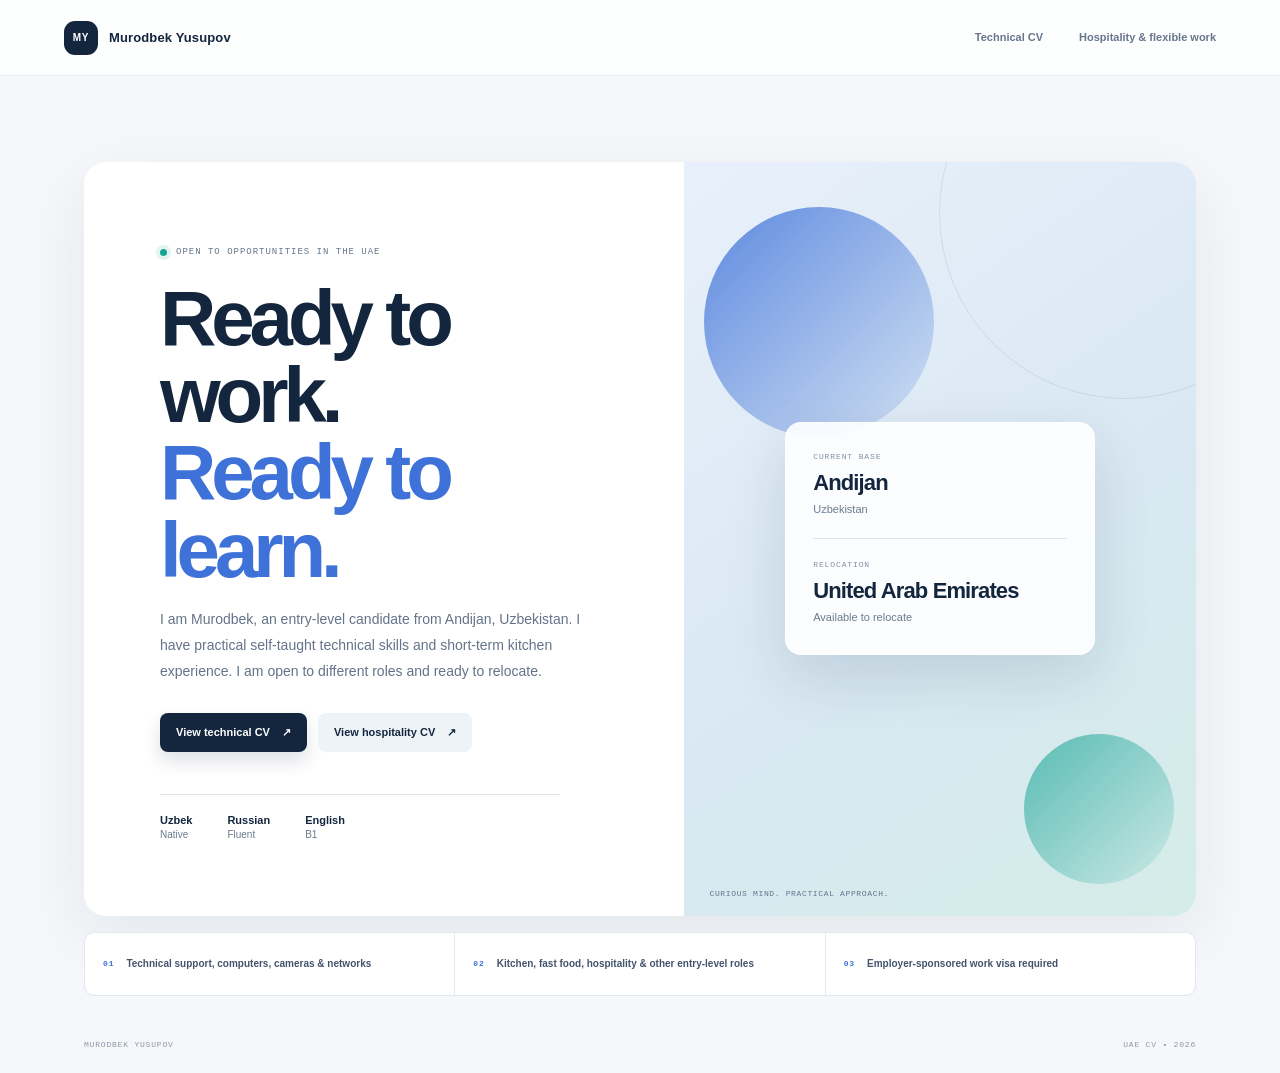
<file: index.html>
<!doctype html>
<html lang="en">
<head>
  <meta charset="utf-8">
  <meta name="viewport" content="width=device-width, initial-scale=1">
  <meta name="description" content="Murodbek Yusupov - UAE job candidate. Technical and hospitality CVs.">
  <title>Murodbek Yusupov | UAE CV</title>
  <link rel="stylesheet" href="styles.css">
</head>
<body>
<header class="topbar">
  <a class="brand" href="index.html"><span class="brand-mark">MY</span><span>Murodbek Yusupov</span></a>
  <nav aria-label="Main navigation">
    <a href="technical.html">Technical CV</a>
    <a href="hospitality.html">Hospitality &amp; flexible work</a>
  </nav>
</header>
<main class="hero-wrap">
  <section class="hero">
    <div class="hero-copy">
      <p class="eyebrow"><span class="dot"></span> OPEN TO OPPORTUNITIES IN THE UAE</p>
      <h1>Ready to work.<br><em>Ready to learn.</em></h1>
      <p class="intro">I am Murodbek, an entry-level candidate from Andijan, Uzbekistan. I have practical self-taught technical skills and short-term kitchen experience. I am open to different roles and ready to relocate.</p>
      <div class="hero-actions">
        <a class="button button-primary" href="technical.html">View technical CV <span aria-hidden="true">↗</span></a>
        <a class="button button-secondary" href="hospitality.html">View hospitality CV <span aria-hidden="true">↗</span></a>
      </div>
      <div class="quick-facts">
        <div><strong>Uzbek</strong><span>Native</span></div>
        <div><strong>Russian</strong><span>Fluent</span></div>
        <div><strong>English</strong><span>B1</span></div>
      </div>
    </div>
    <div class="hero-visual" aria-hidden="true">
      <div class="orb orb-one"></div><div class="orb orb-two"></div>
      <div class="visual-card">
        <span class="card-kicker">CURRENT BASE</span>
        <strong>Andijan</strong>
        <span>Uzbekistan</span>
        <div class="card-line"></div>
        <span class="card-kicker">RELOCATION</span>
        <strong>United Arab Emirates</strong>
        <span>Available to relocate</span>
      </div>
      <span class="visual-note">Curious mind. Practical approach.</span>
    </div>
  </section>
  <section class="bottom-strip">
    <div><span class="strip-index">01</span><span>Technical support, computers, cameras &amp; networks</span></div>
    <div><span class="strip-index">02</span><span>Kitchen, fast food, hospitality &amp; other entry-level roles</span></div>
    <div><span class="strip-index">03</span><span>Employer-sponsored work visa required</span></div>
  </section>
</main>
<footer class="site-footer"><span>MURODBEK YUSUPOV</span><span>UAE CV • 2026</span></footer>
</body>
</html>
</file>
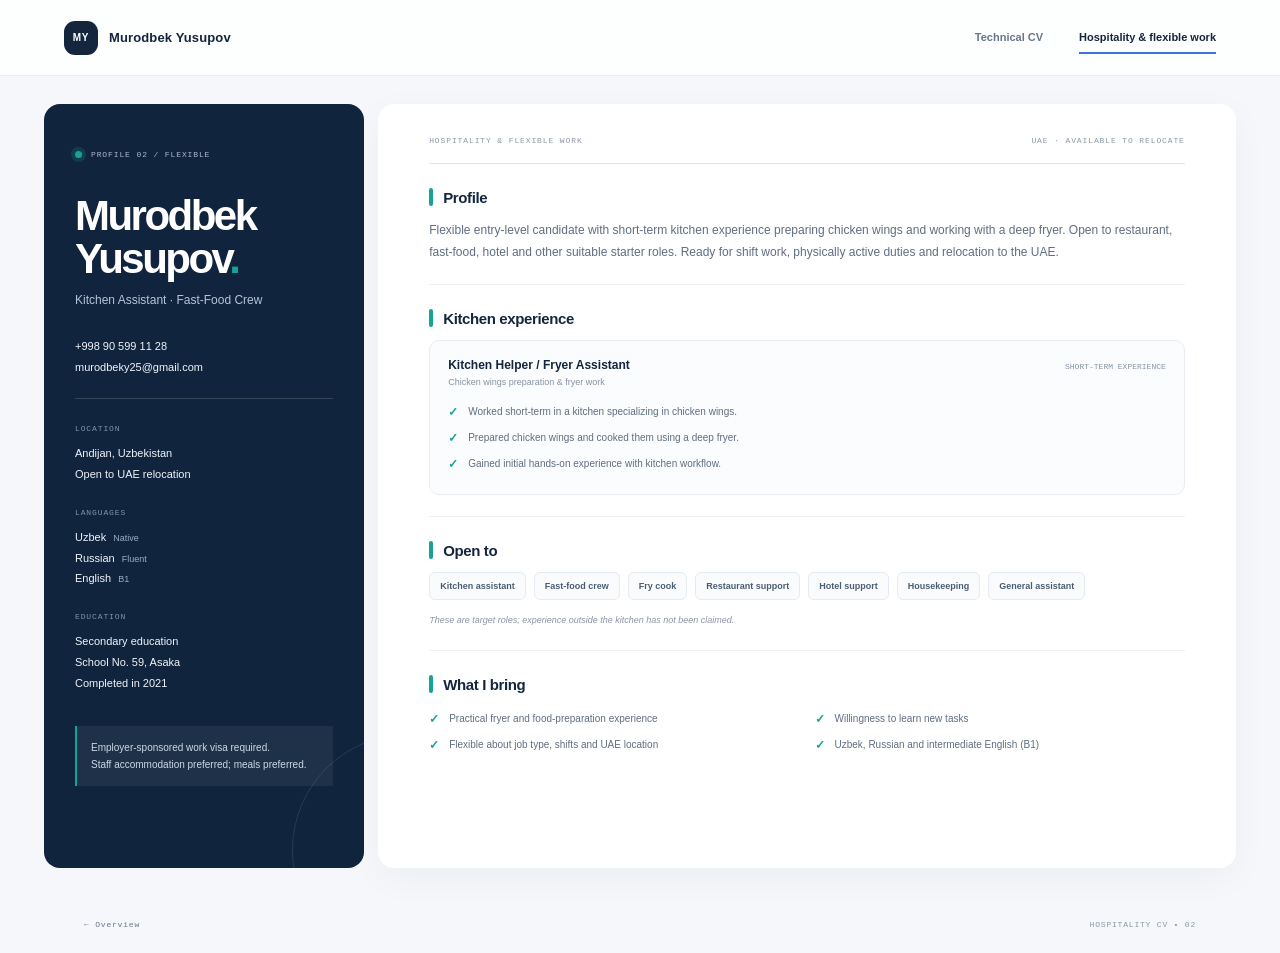
<file: hospitality.html>
<!doctype html>
<html lang="en">
<head>
  <meta charset="utf-8">
  <meta name="viewport" content="width=device-width, initial-scale=1">
  <meta name="description" content="Hospitality and flexible-work CV of Murodbek Yusupov.">
  <title>Hospitality CV | Murodbek Yusupov</title>
  <link rel="stylesheet" href="styles.css">
</head>
<body class="cv-page hospitality-page">
<header class="topbar">
  <a class="brand" href="index.html"><span class="brand-mark">MY</span><span>Murodbek Yusupov</span></a>
  <nav aria-label="Main navigation">
    <a href="technical.html">Technical CV</a>
    <a class="active" href="hospitality.html">Hospitality &amp; flexible work</a>
  </nav>
</header>
<main class="cv-shell">
  <aside class="cv-sidebar">
    <p class="eyebrow"><span class="dot"></span> PROFILE 02 / FLEXIBLE</p>
    <h1>Murodbek<br>Yusupov<span class="period">.</span></h1>
    <p class="role">Kitchen Assistant · Fast-Food Crew</p>
    <a class="contact-link" href="tel:+998905991128">+998 90 599 11 28</a>
    <a class="contact-link" href="mailto:murodbeky25@gmail.com">murodbeky25@gmail.com</a>
    <div class="side-rule"></div>
    <div class="side-block"><span class="side-label">LOCATION</span><p>Andijan, Uzbekistan<br>Open to UAE relocation</p></div>
    <div class="side-block"><span class="side-label">LANGUAGES</span><p>Uzbek <small>Native</small><br>Russian <small>Fluent</small><br>English <small>B1</small></p></div>
    <div class="side-block"><span class="side-label">EDUCATION</span><p>Secondary education<br>School No. 59, Asaka<br>Completed in 2021</p></div>
    <div class="side-note">Employer-sponsored work visa required.<br>Staff accommodation preferred; meals preferred.</div>
  </aside>
  <article class="cv-content">
    <div class="content-top"><span>HOSPITALITY &amp; FLEXIBLE WORK</span><span>UAE · AVAILABLE TO RELOCATE</span></div>
    <section class="cv-section">
      <h2>Profile</h2>
      <p>Flexible entry-level candidate with short-term kitchen experience preparing chicken wings and working with a deep fryer. Open to restaurant, fast-food, hotel and other suitable starter roles. Ready for shift work, physically active duties and relocation to the UAE.</p>
    </section>
    <section class="cv-section">
      <h2>Kitchen experience</h2>
      <div class="experience-card">
        <div class="experience-heading"><h3>Kitchen Helper / Fryer Assistant</h3><span>Short-term experience</span></div>
        <p class="experience-caption">Chicken wings preparation &amp; fryer work</p>
        <ul class="check-list">
          <li>Worked short-term in a kitchen specializing in chicken wings.</li>
          <li>Prepared chicken wings and cooked them using a deep fryer.</li>
          <li>Gained initial hands-on experience with kitchen workflow.</li>
        </ul>
      </div>
    </section>
    <section class="cv-section">
      <h2>Open to</h2>
      <div class="role-tags">
        <span>Kitchen assistant</span><span>Fast-food crew</span><span>Fry cook</span>
        <span>Restaurant support</span><span>Hotel support</span><span>Housekeeping</span><span>General assistant</span>
      </div>
      <p class="small-note">These are target roles; experience outside the kitchen has not been claimed.</p>
    </section>
    <section class="cv-section">
      <h2>What I bring</h2>
      <ul class="check-list two-col">
        <li>Practical fryer and food-preparation experience</li>
        <li>Willingness to learn new tasks</li>
        <li>Flexible about job type, shifts and UAE location</li>
        <li>Uzbek, Russian and intermediate English (B1)</li>
      </ul>
    </section>
  </article>
</main>
<footer class="site-footer"><span><a href="index.html">← Overview</a></span><span>HOSPITALITY CV • 02</span></footer>
</body>
</html>
</file>
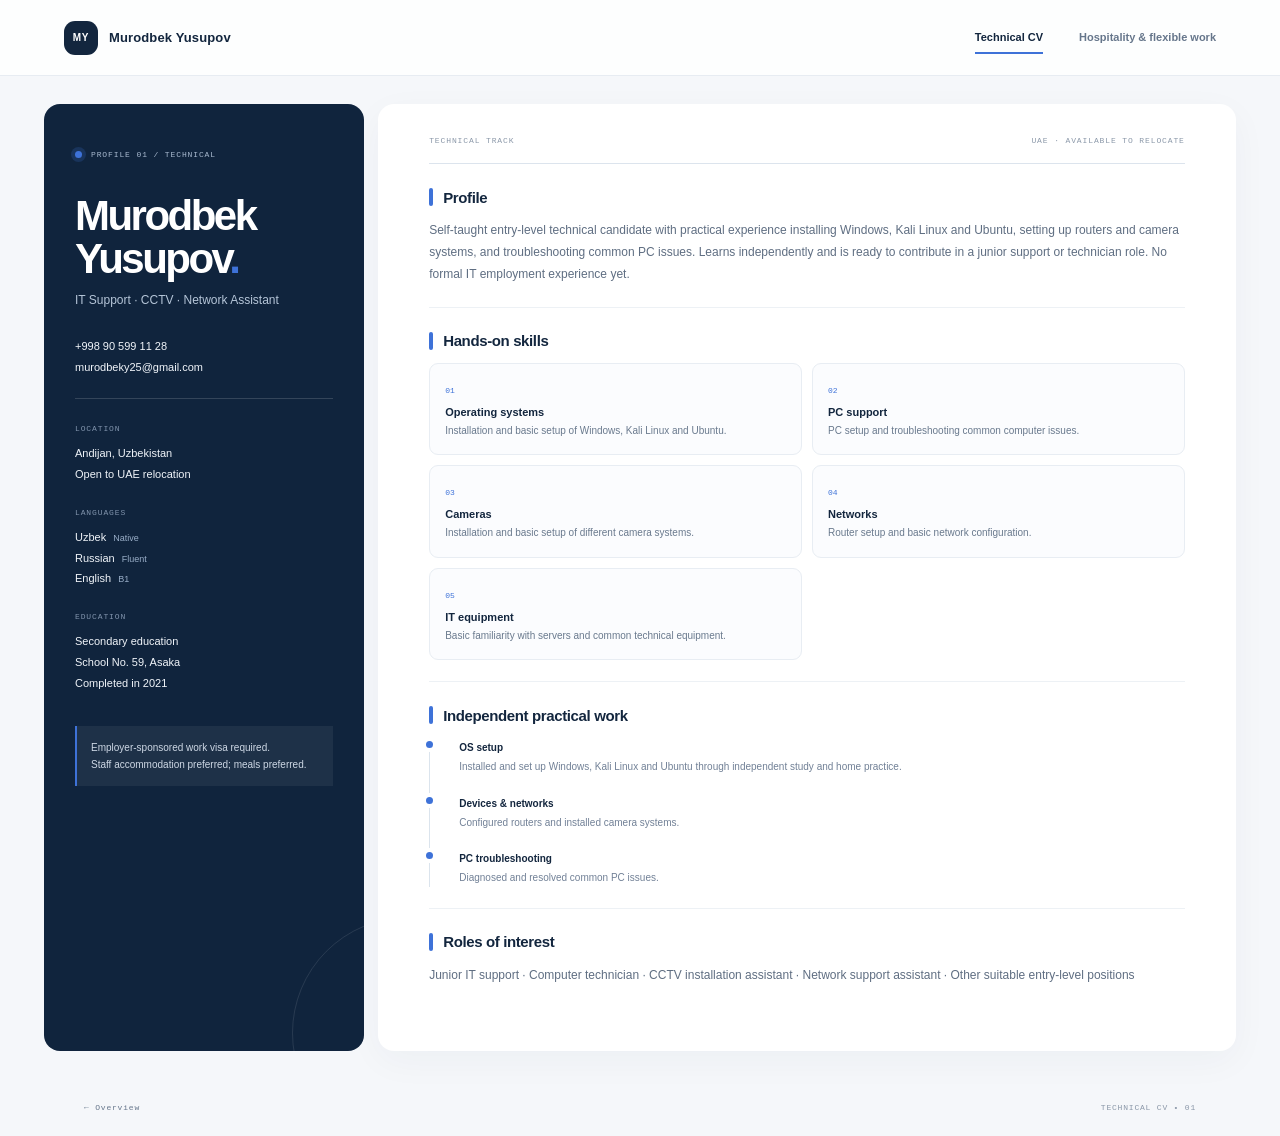
<file: technical.html>
<!doctype html>
<html lang="en">
<head>
  <meta charset="utf-8">
  <meta name="viewport" content="width=device-width, initial-scale=1">
  <meta name="description" content="Technical CV of Murodbek Yusupov - junior IT support, CCTV and network assistant.">
  <title>Technical CV | Murodbek Yusupov</title>
  <link rel="stylesheet" href="styles.css">
</head>
<body class="cv-page technical-page">
<header class="topbar">
  <a class="brand" href="index.html"><span class="brand-mark">MY</span><span>Murodbek Yusupov</span></a>
  <nav aria-label="Main navigation">
    <a class="active" href="technical.html">Technical CV</a>
    <a href="hospitality.html">Hospitality &amp; flexible work</a>
  </nav>
</header>
<main class="cv-shell">
  <aside class="cv-sidebar">
    <p class="eyebrow"><span class="dot"></span> PROFILE 01 / TECHNICAL</p>
    <h1>Murodbek<br>Yusupov<span class="period">.</span></h1>
    <p class="role">IT Support · CCTV · Network Assistant</p>
    <a class="contact-link" href="tel:+998905991128">+998 90 599 11 28</a>
    <a class="contact-link" href="mailto:murodbeky25@gmail.com">murodbeky25@gmail.com</a>
    <div class="side-rule"></div>
    <div class="side-block"><span class="side-label">LOCATION</span><p>Andijan, Uzbekistan<br>Open to UAE relocation</p></div>
    <div class="side-block"><span class="side-label">LANGUAGES</span><p>Uzbek <small>Native</small><br>Russian <small>Fluent</small><br>English <small>B1</small></p></div>
    <div class="side-block"><span class="side-label">EDUCATION</span><p>Secondary education<br>School No. 59, Asaka<br>Completed in 2021</p></div>
    <div class="side-note">Employer-sponsored work visa required.<br>Staff accommodation preferred; meals preferred.</div>
  </aside>
  <article class="cv-content">
    <div class="content-top"><span>TECHNICAL TRACK</span><span>UAE · AVAILABLE TO RELOCATE</span></div>
    <section class="cv-section">
      <h2>Profile</h2>
      <p>Self-taught entry-level technical candidate with practical experience installing Windows, Kali Linux and Ubuntu, setting up routers and camera systems, and troubleshooting common PC issues. Learns independently and is ready to contribute in a junior support or technician role. No formal IT employment experience yet.</p>
    </section>
    <section class="cv-section">
      <h2>Hands-on skills</h2>
      <div class="skill-grid">
        <div class="skill-card"><span class="skill-no">01</span><h3>Operating systems</h3><p>Installation and basic setup of Windows, Kali Linux and Ubuntu.</p></div>
        <div class="skill-card"><span class="skill-no">02</span><h3>PC support</h3><p>PC setup and troubleshooting common computer issues.</p></div>
        <div class="skill-card"><span class="skill-no">03</span><h3>Cameras</h3><p>Installation and basic setup of different camera systems.</p></div>
        <div class="skill-card"><span class="skill-no">04</span><h3>Networks</h3><p>Router setup and basic network configuration.</p></div>
        <div class="skill-card"><span class="skill-no">05</span><h3>IT equipment</h3><p>Basic familiarity with servers and common technical equipment.</p></div>
      </div>
    </section>
    <section class="cv-section">
      <h2>Independent practical work</h2>
      <ul class="timeline">
        <li><span>OS setup</span><p>Installed and set up Windows, Kali Linux and Ubuntu through independent study and home practice.</p></li>
        <li><span>Devices &amp; networks</span><p>Configured routers and installed camera systems.</p></li>
        <li><span>PC troubleshooting</span><p>Diagnosed and resolved common PC issues.</p></li>
      </ul>
    </section>
    <section class="cv-section">
      <h2>Roles of interest</h2>
      <p>Junior IT support · Computer technician · CCTV installation assistant · Network support assistant · Other suitable entry-level positions</p>
    </section>
  </article>
</main>
<footer class="site-footer"><span><a href="index.html">← Overview</a></span><span>TECHNICAL CV • 01</span></footer>
</body>
</html>
</file>
<file: styles.css>
:root{--ink:#13263e;--muted:#6c7b8f;--paper:#f5f7fa;--white:#fff;--blue:#3e72d8;--teal:#15a394;--line:#dce4ed;--night:#10243d;--soft:#e9eff6}
*{box-sizing:border-box}
html{scroll-behavior:smooth}
body{margin:0;background:var(--paper);color:var(--ink);font-family:Manrope,"Segoe UI",Arial,sans-serif}
a{color:inherit;text-decoration:none}
.topbar{height:76px;padding:0 clamp(22px,5vw,76px);display:flex;align-items:center;justify-content:space-between;background:rgba(255,255,255,.84);border-bottom:1px solid #e7ecf2}
.brand{display:flex;align-items:center;gap:11px;font-size:13px;font-weight:800;letter-spacing:.01em}
.brand-mark{display:grid;place-items:center;width:34px;height:34px;border-radius:11px;background:var(--ink);color:#fff;font-size:10px;letter-spacing:.08em}
nav{display:flex;gap:clamp(14px,3vw,36px);font-size:11px;font-weight:700;color:#66768b}
nav a{padding:9px 0;border-bottom:2px solid transparent}
nav a:hover,nav a.active{color:var(--ink);border-color:var(--blue)}
.hero-wrap{max-width:1240px;margin:auto;padding:clamp(36px,7vw,86px) clamp(22px,5vw,76px) 20px}
.hero{min-height:525px;display:grid;grid-template-columns:1.08fr .92fr;overflow:hidden;border-radius:22px;background:#fff;box-shadow:0 22px 70px rgba(17,39,68,.08)}
.hero-copy{padding:clamp(34px,6vw,76px);align-self:center}
.eyebrow,.card-kicker,.side-label,.content-top,.strip-index{font-family:"DM Mono",monospace;font-size:9px;letter-spacing:.11em;text-transform:uppercase}
.eyebrow{display:flex;align-items:center;gap:9px;color:#65758b;font-weight:500}
.dot{display:inline-block;width:7px;height:7px;background:var(--teal);border-radius:50%;box-shadow:0 0 0 4px rgba(21,163,148,.12)}
.hero h1{margin:23px 0 18px;font-size:clamp(43px,6.5vw,78px);line-height:.99;letter-spacing:-.065em;color:var(--ink)}
.hero h1 em{font-style:normal;color:var(--blue)}
.intro{max-width:520px;font-size:14px;line-height:1.85;color:#647389}
.hero-actions{display:flex;flex-wrap:wrap;gap:11px;margin-top:28px}
.button{display:inline-flex;align-items:center;gap:12px;padding:13px 16px;border-radius:8px;font-size:11px;font-weight:800;transition:transform .2s,box-shadow .2s}
.button:hover{transform:translateY(-2px)}
.button-primary{background:var(--ink);color:white;box-shadow:0 9px 18px rgba(19,38,62,.14)}
.button-secondary{background:#eef3f8;color:var(--ink)}
.quick-facts{display:flex;gap:35px;margin-top:42px;padding-top:19px;border-top:1px solid var(--line);max-width:400px}
.quick-facts div{display:flex;flex-direction:column;gap:3px}
.quick-facts strong{font-size:11px}.quick-facts span{font-size:10px;color:var(--muted)}
.hero-visual{position:relative;min-height:480px;background:linear-gradient(145deg,#e8f0fb 0%,#d9e8f3 55%,#d4ede8 100%);overflow:hidden;display:grid;place-items:center}
.hero-visual:after{content:"";position:absolute;width:370px;height:370px;border:1px solid rgba(19,38,62,.09);border-radius:50%;right:-115px;top:-135px}
.orb{position:absolute;border-radius:50%;filter:blur(.1px)}
.orb-one{width:230px;height:230px;background:linear-gradient(135deg,rgba(62,114,216,.82),rgba(62,114,216,.08));top:45px;left:20px}
.orb-two{width:150px;height:150px;background:linear-gradient(135deg,rgba(21,163,148,.65),rgba(21,163,148,.05));bottom:32px;right:22px}
.visual-card{position:relative;z-index:1;width:min(310px,76%);padding:29px 27px;background:rgba(255,255,255,.88);border:1px solid rgba(255,255,255,.8);border-radius:16px;box-shadow:0 22px 58px rgba(19,38,62,.13);backdrop-filter:blur(8px)}
.card-kicker{display:block;color:#8290a2;font-size:8px;margin-bottom:9px}
.visual-card strong{display:block;font-size:22px;letter-spacing:-.04em;margin-bottom:3px}
.visual-card>span:not(.card-kicker){color:var(--muted);font-size:11px}
.card-line{height:1px;background:var(--line);margin:21px 0}
.visual-note{position:absolute;bottom:18px;left:25px;font-family:"DM Mono",monospace;font-size:8px;letter-spacing:.08em;color:#60758e;text-transform:uppercase}
.bottom-strip{display:grid;grid-template-columns:repeat(3,1fr);gap:1px;margin-top:16px;background:#e2e8ef;border:1px solid #e2e8ef;border-radius:10px;overflow:hidden}
.bottom-strip>div{display:flex;align-items:center;gap:12px;min-height:62px;padding:14px 18px;background:#fff;font-size:10px;font-weight:700;color:#43536a}
.strip-index{color:var(--blue);font-size:8px}
.site-footer{max-width:1240px;margin:0 auto;padding:24px clamp(22px,5vw,76px);display:flex;justify-content:space-between;font:8px "DM Mono",monospace;letter-spacing:.1em;color:#8a97a8}
.site-footer a{color:#66768b}
.cv-shell{max-width:1240px;min-height:calc(100vh - 136px);margin:28px auto;padding:0 24px;display:grid;grid-template-columns:320px 1fr;gap:14px}
.cv-sidebar{position:relative;overflow:hidden;padding:38px 31px 34px;background:var(--night);color:#fff;border-radius:16px;min-height:750px}
.cv-sidebar:after{content:"";position:absolute;width:230px;height:230px;border:1px solid rgba(255,255,255,.1);border-radius:50%;right:-160px;bottom:-98px}
.cv-sidebar .eyebrow{color:#a9bad0;font-size:8px}
.cv-sidebar .dot{background:var(--accent);box-shadow:0 0 0 4px color-mix(in srgb,var(--accent) 20%,transparent)}
.cv-sidebar h1{font-size:42px;line-height:1.02;letter-spacing:-.06em;margin:36px 0 10px}
.period{color:var(--accent)}
.role{margin:0 0 30px;color:#b5c5d8;font-size:12px;line-height:1.6}
.contact-link{display:block;margin:9px 0;color:#f2f6fb;font-size:11px;overflow-wrap:anywhere}
.contact-link:hover{text-decoration:underline}
.side-rule{height:1px;background:rgba(255,255,255,.15);margin:25px 0}
.side-block{margin:23px 0}
.side-label{display:block;color:#8194ad;font-size:8px;margin-bottom:10px}
.side-block p{margin:0;color:#f1f5fa;font-size:11px;line-height:1.9}
.side-block small{display:inline-block;margin-left:4px;color:#99aec8;font-size:9px}
.side-note{margin-top:32px;padding:13px 14px;border-left:2px solid var(--accent);background:rgba(255,255,255,.06);color:#ced8e5;font-size:10px;line-height:1.7}
.cv-content{padding:32px clamp(24px,4vw,54px) 44px;border-radius:16px;background:#fff;box-shadow:0 10px 36px rgba(17,39,68,.04)}
.content-top{display:flex;justify-content:space-between;gap:15px;padding-bottom:18px;border-bottom:1px solid var(--line);color:#8b98a9;font-size:8px}
.cv-section{padding:24px 0 21px;border-bottom:1px solid #edf1f5}
.cv-section:last-child{border-bottom:0}
.cv-section h2{display:flex;align-items:center;gap:10px;margin:0 0 13px;font-size:15px;letter-spacing:-.025em}
.cv-section h2:before{content:"";width:4px;height:18px;border-radius:2px;background:var(--accent)}
.cv-section>p{margin:0;color:#5f6e82;font-size:12px;line-height:1.85;max-width:760px}
.skill-grid{display:grid;grid-template-columns:repeat(2,minmax(0,1fr));gap:10px}
.skill-card{padding:15px;border:1px solid #e8edf3;border-radius:9px;background:#fbfcfe}
.skill-no{font:8px "DM Mono",monospace;color:var(--accent)}
.skill-card h3{margin:9px 0 5px;font-size:11px}
.skill-card p{margin:0;color:#69798d;font-size:10px;line-height:1.65}
.timeline{list-style:none;margin:3px 0 0;padding:0 0 0 16px;border-left:1px solid #dbe4ed}
.timeline li{position:relative;padding:0 0 17px 13px}
.timeline li:last-child{padding-bottom:0}
.timeline li:before{content:"";position:absolute;left:-20px;top:4px;width:7px;height:7px;border-radius:50%;background:var(--accent);box-shadow:0 0 0 4px #fff}
.timeline span{font-size:10px;font-weight:800}
.timeline p{margin:4px 0 0;color:#718096;font-size:10px;line-height:1.65}
.experience-card{padding:17px 18px;border:1px solid #e8edf3;border-radius:10px;background:#fbfcfe}
.experience-heading{display:flex;justify-content:space-between;gap:15px;align-items:baseline}
.experience-heading h3{margin:0;font-size:12px}
.experience-heading span{font:8px "DM Mono",monospace;color:#8794a6;text-transform:uppercase}
.experience-caption{margin:5px 0 12px;color:#8592a3;font-size:9px}
.check-list{list-style:none;margin:0;padding:0}
.check-list li{position:relative;padding:5px 0 5px 20px;color:#5f6e82;font-size:10px;line-height:1.6}
.check-list li:before{content:"✓";position:absolute;left:0;top:4px;color:var(--accent);font-size:12px;font-weight:800}
.role-tags{display:flex;flex-wrap:wrap;gap:8px}
.role-tags span{padding:8px 10px;border:1px solid #e5ebf2;border-radius:6px;background:#fafbfd;color:#4b5d73;font-size:9px;font-weight:700}
.small-note{margin-top:12px!important;font-size:9px!important;color:#8995a5!important;font-style:italic}
.two-col{display:grid;grid-template-columns:1fr 1fr;column-gap:15px}
.technical-page{--accent:var(--blue)}
.hospitality-page{--accent:var(--teal)}
@media(max-width:800px){.hero{grid-template-columns:1fr}.hero-visual{min-height:350px}.bottom-strip{grid-template-columns:1fr}.cv-shell{grid-template-columns:1fr}.cv-sidebar{min-height:0}.cv-content{padding:28px 24px}.cv-sidebar h1{margin-top:24px}.side-block{display:inline-block;vertical-align:top;width:48%;margin:15px 0}.side-note{margin-top:15px}}
@media(max-width:560px){.topbar{height:auto;min-height:68px;align-items:flex-start;gap:10px;padding-top:14px;padding-bottom:12px;flex-direction:column}.topbar nav{width:100%;gap:18px;font-size:10px}.hero-copy{padding:32px 24px}.hero h1{font-size:49px}.hero-visual{min-height:310px}.quick-facts{gap:22px}.cv-shell{margin:15px auto;padding:0 12px}.cv-sidebar{padding:28px 23px}.cv-content{padding:23px 18px}.content-top{font-size:7px}.skill-grid{grid-template-columns:1fr}.experience-heading{align-items:flex-start;flex-direction:column;gap:5px}.two-col{grid-template-columns:1fr}.site-footer{padding:20px 16px}}
@media print{body{background:#fff}.topbar,.site-footer,.hero-actions{display:none!important}.cv-shell{display:grid;grid-template-columns:250px 1fr;gap:0;margin:0;padding:0;max-width:none;min-height:auto}.cv-sidebar{border-radius:0;min-height:100vh;print-color-adjust:exact;-webkit-print-color-adjust:exact}.cv-content{box-shadow:none;border-radius:0;padding:28px}.cv-page{print-color-adjust:exact;-webkit-print-color-adjust:exact}.cv-section,.skill-card,.experience-card{break-inside:avoid}.cv-page{--paper:#fff}}
</file>
